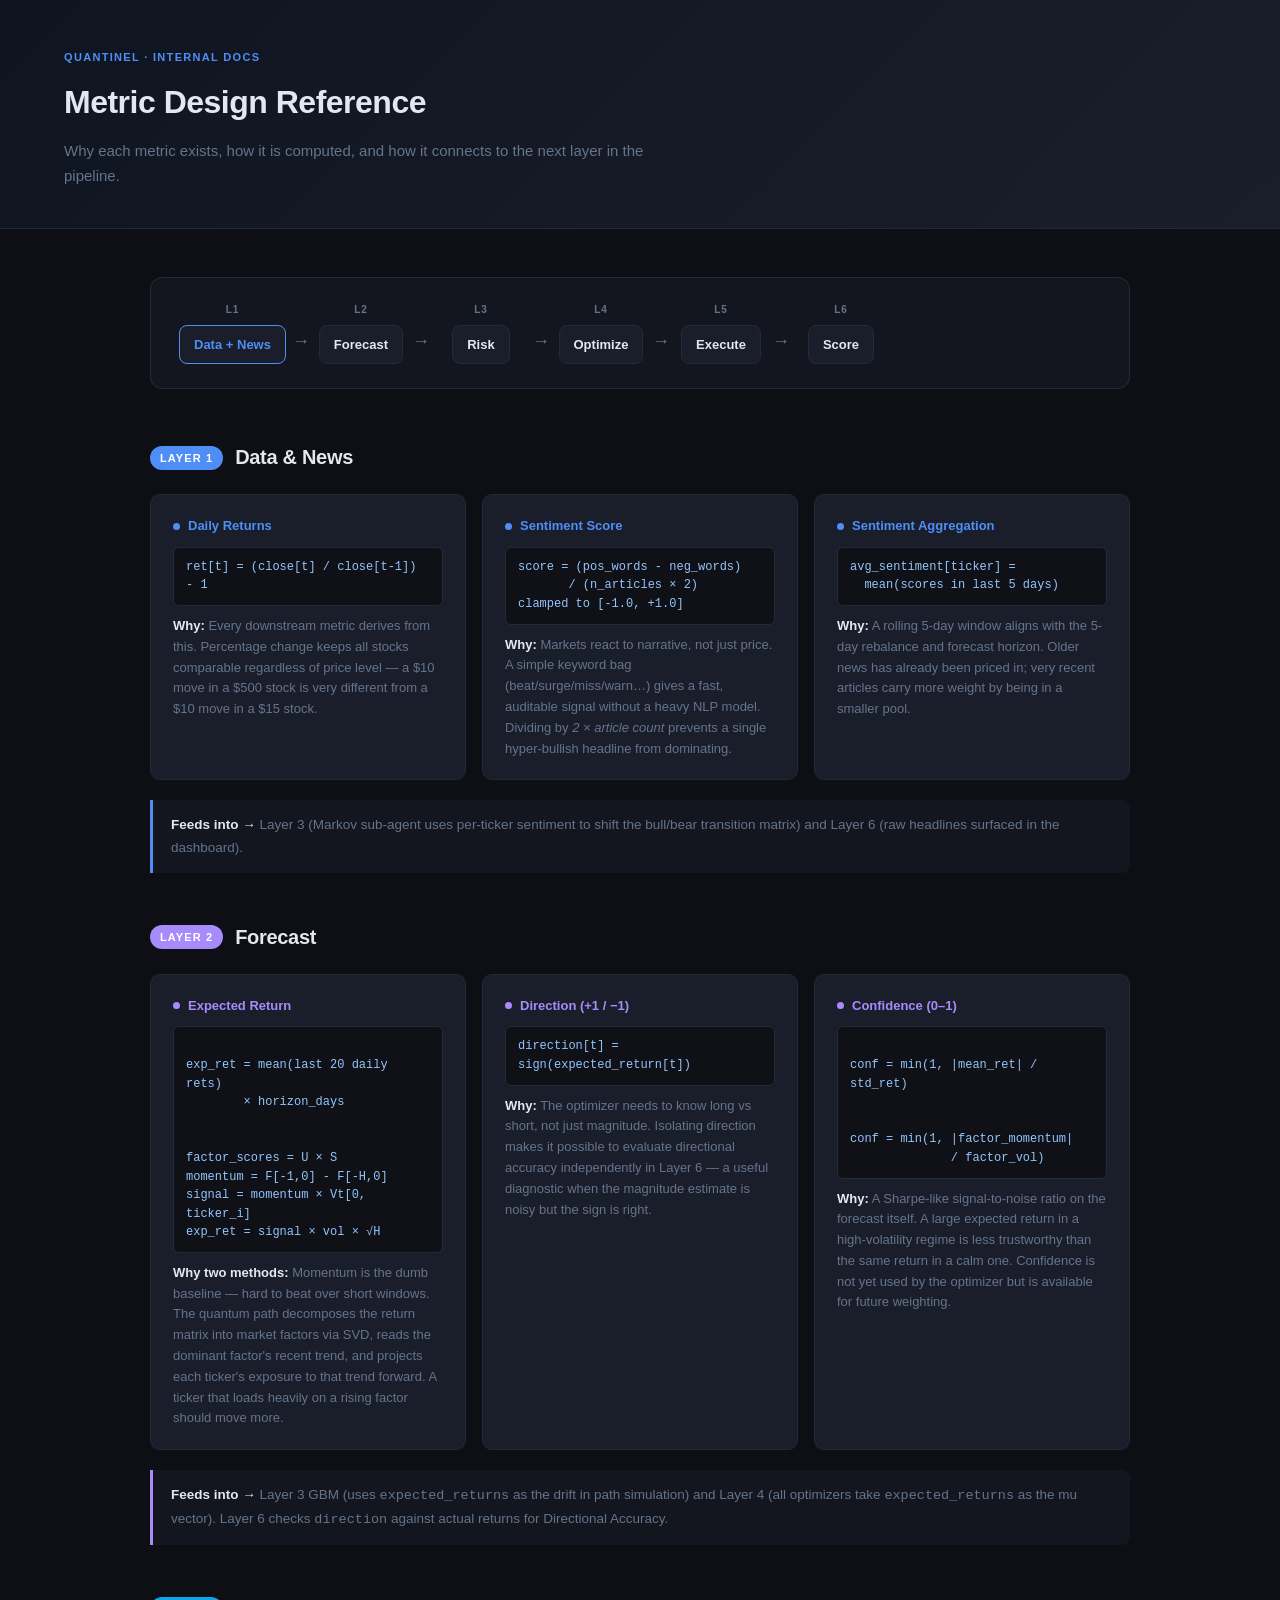
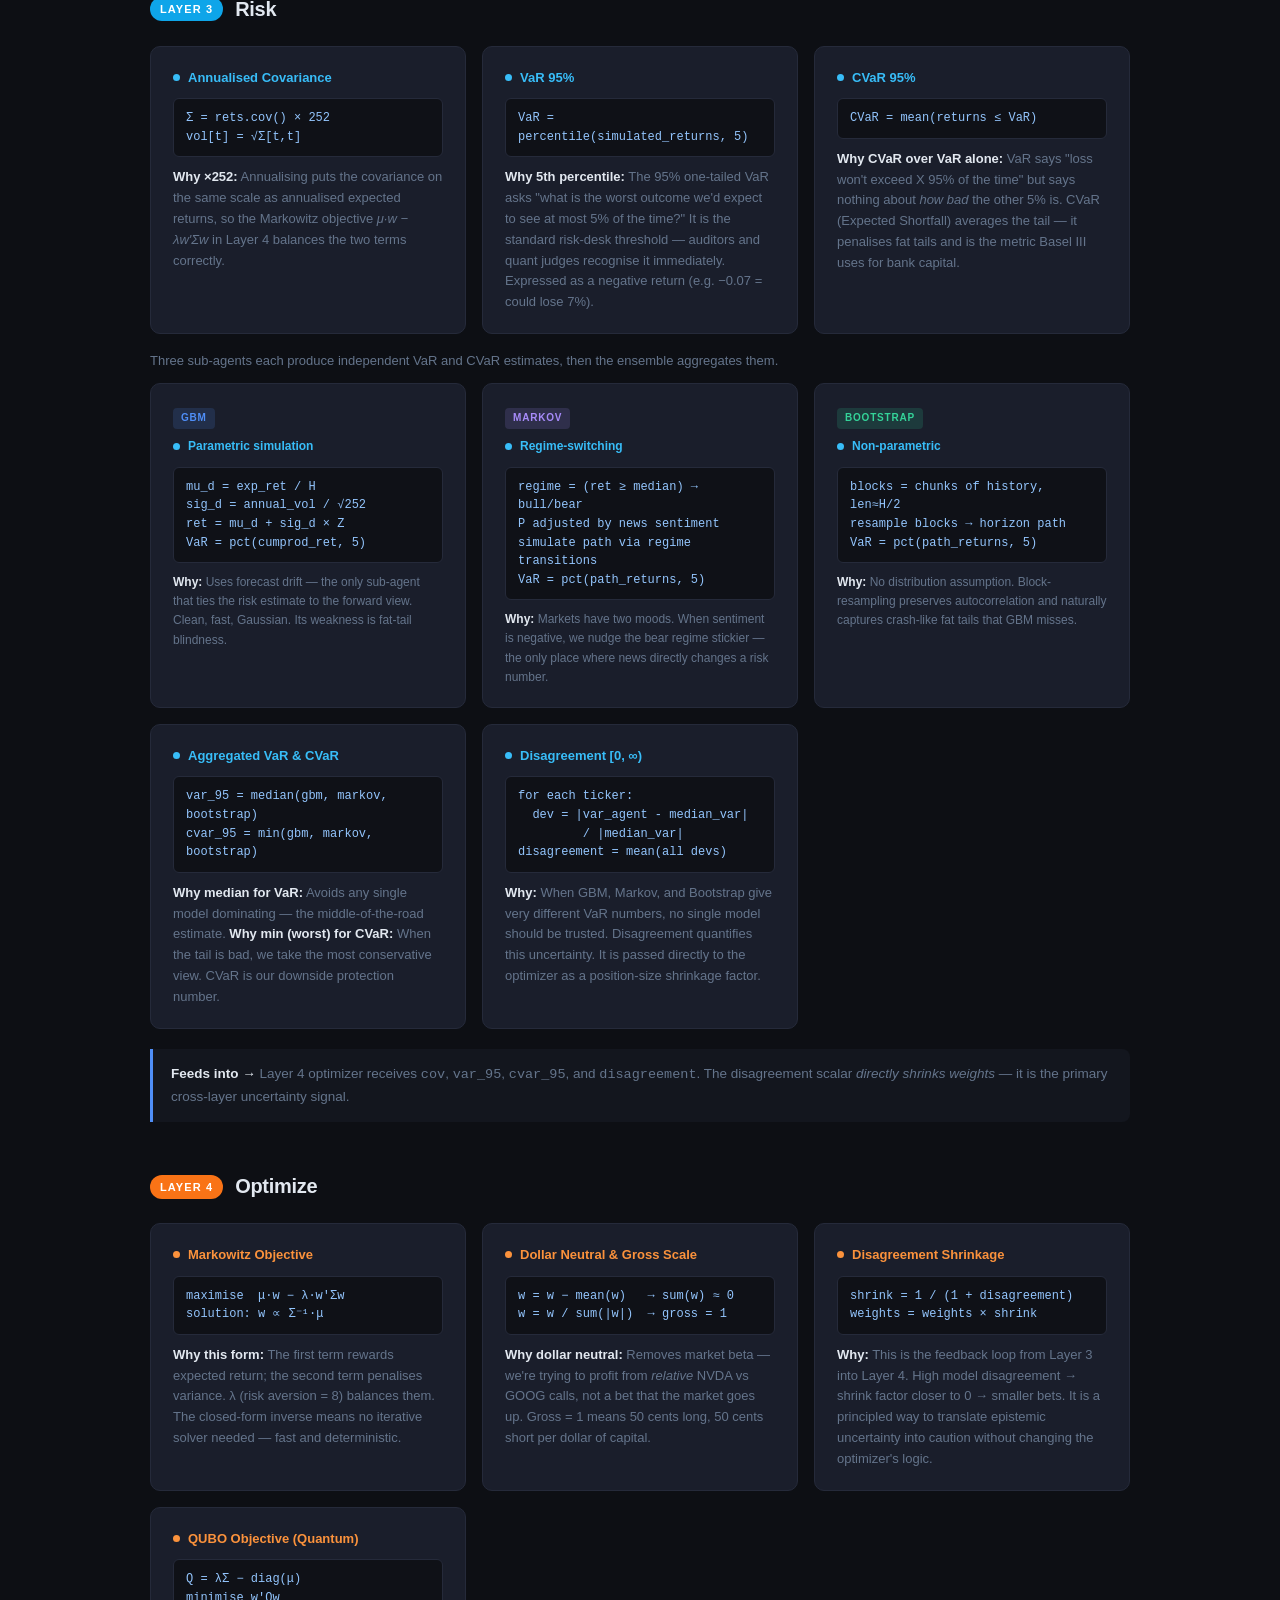
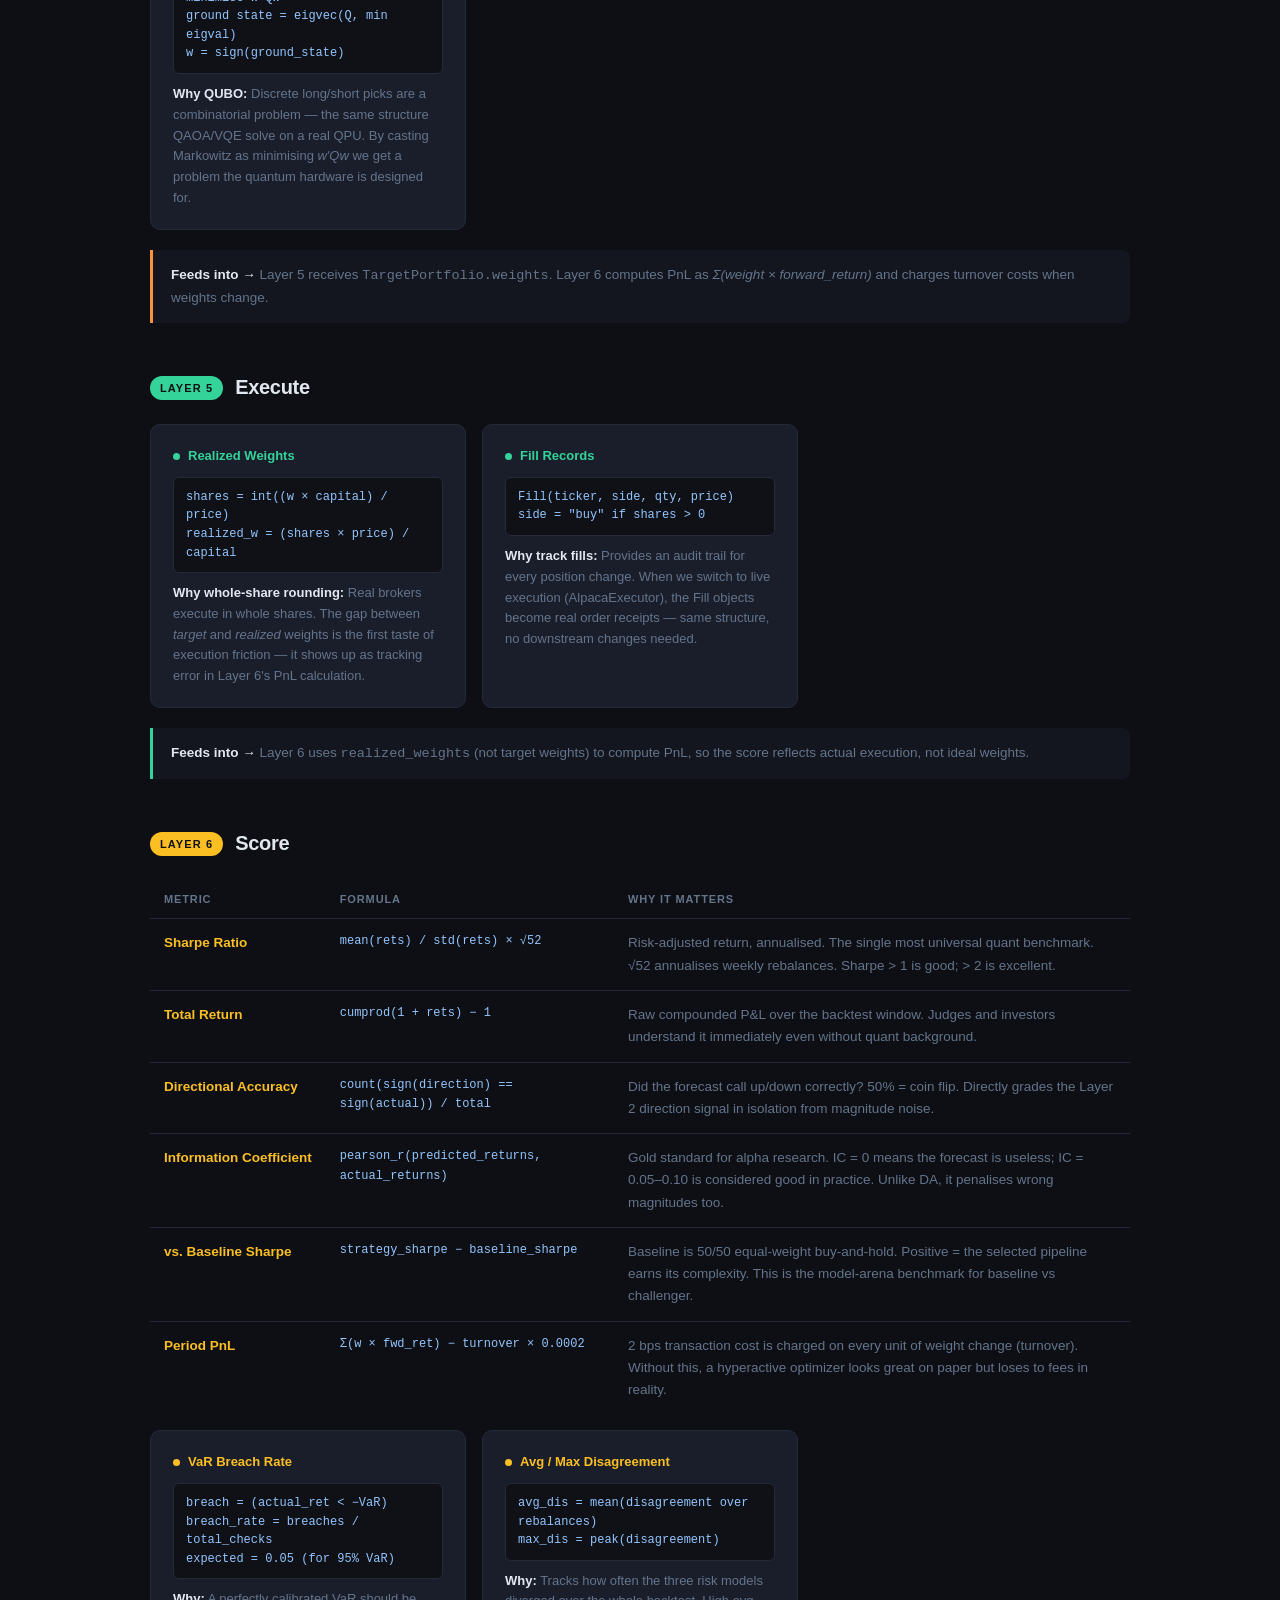
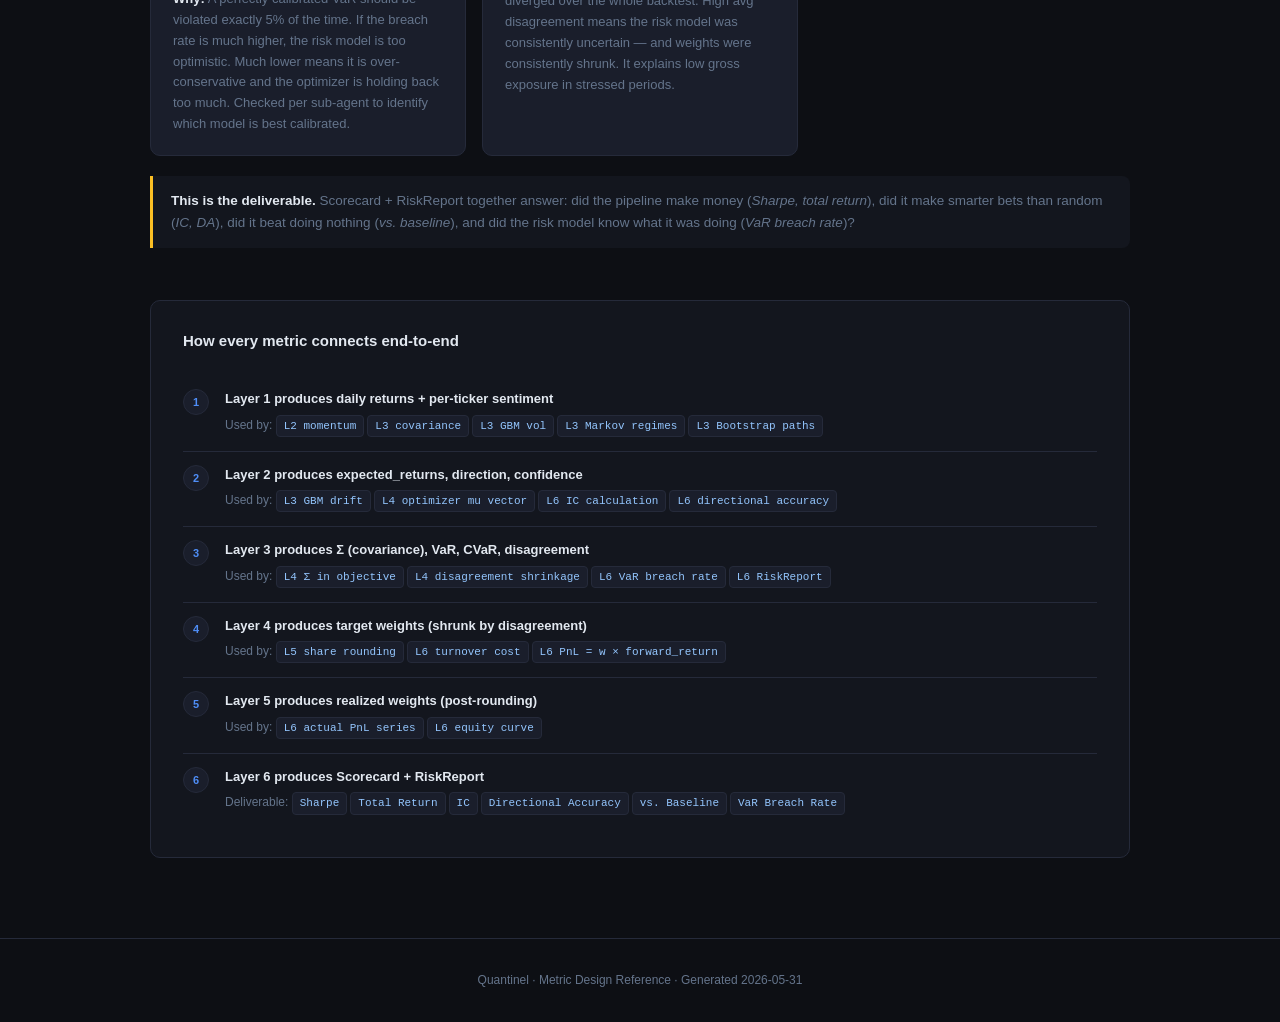
<file: docs/metrics.html>
<!DOCTYPE html>
<html lang="en">
<head>
  <meta charset="UTF-8" />
  <meta name="viewport" content="width=device-width, initial-scale=1.0" />
  <title>Quantinel — Metric Design</title>
  <style>
    :root {
      --bg:       #0d0f14;
      --surface:  #13161e;
      --card:     #1a1e2b;
      --border:   #252a3a;
      --accent:   #4f8ef7;
      --accent2:  #a78bfa;
      --green:    #34d399;
      --yellow:   #fbbf24;
      --red:      #f87171;
      --text:     #e2e8f0;
      --muted:    #64748b;
      --code-bg:  #0f1117;
    }
    * { box-sizing: border-box; margin: 0; padding: 0; }
    body {
      background: var(--bg);
      color: var(--text);
      font-family: -apple-system, BlinkMacSystemFont, "Segoe UI", sans-serif;
      font-size: 15px;
      line-height: 1.65;
    }

    /* ── Header ─────────────────────────────────────────────────────── */
    header {
      background: linear-gradient(135deg, #0f1520 0%, #1a1e2b 100%);
      border-bottom: 1px solid var(--border);
      padding: 48px 64px 40px;
    }
    header .eyebrow {
      font-size: 11px;
      font-weight: 600;
      letter-spacing: 0.12em;
      text-transform: uppercase;
      color: var(--accent);
      margin-bottom: 10px;
    }
    header h1 {
      font-size: 32px;
      font-weight: 700;
      letter-spacing: -0.5px;
      margin-bottom: 10px;
    }
    header p {
      color: var(--muted);
      max-width: 620px;
      font-size: 15px;
    }

    /* ── Layout ──────────────────────────────────────────────────────── */
    main {
      max-width: 1060px;
      margin: 0 auto;
      padding: 48px 40px 80px;
    }

    /* ── Flow diagram ─────────────────────────────────────────────────── */
    .flow {
      display: flex;
      align-items: center;
      gap: 0;
      flex-wrap: wrap;
      background: var(--surface);
      border: 1px solid var(--border);
      border-radius: 12px;
      padding: 24px 28px;
      margin-bottom: 52px;
      overflow-x: auto;
    }
    .flow-node {
      display: flex;
      flex-direction: column;
      align-items: center;
      gap: 6px;
      min-width: 90px;
    }
    .flow-node .badge {
      font-size: 10px;
      font-weight: 700;
      letter-spacing: 0.08em;
      text-transform: uppercase;
      color: var(--muted);
    }
    .flow-node .box {
      background: var(--card);
      border: 1px solid var(--border);
      border-radius: 8px;
      padding: 8px 14px;
      font-size: 13px;
      font-weight: 600;
      color: var(--text);
      white-space: nowrap;
    }
    .flow-node .box.active { border-color: var(--accent); color: var(--accent); }
    .flow-arrow {
      font-size: 18px;
      color: var(--muted);
      padding: 0 6px;
      padding-top: 16px;
    }

    /* ── Section headers ──────────────────────────────────────────────── */
    .section-label {
      display: flex;
      align-items: center;
      gap: 12px;
      margin-bottom: 20px;
      margin-top: 48px;
    }
    .section-label .layer-pill {
      font-size: 11px;
      font-weight: 700;
      letter-spacing: 0.1em;
      text-transform: uppercase;
      padding: 3px 10px;
      border-radius: 99px;
      background: var(--accent);
      color: #fff;
    }
    .section-label .layer-pill.l2 { background: var(--accent2); }
    .section-label .layer-pill.l3 { background: #0ea5e9; }
    .section-label .layer-pill.l4 { background: #f97316; }
    .section-label .layer-pill.l5 { background: var(--green); color: #0d0f14; }
    .section-label .layer-pill.l6 { background: var(--yellow); color: #0d0f14; }
    .section-label h2 {
      font-size: 20px;
      font-weight: 700;
      letter-spacing: -0.3px;
    }

    /* ── Cards ───────────────────────────────────────────────────────── */
    .card-grid {
      display: grid;
      grid-template-columns: repeat(auto-fill, minmax(280px, 1fr));
      gap: 16px;
      margin-bottom: 8px;
    }
    .card {
      background: var(--card);
      border: 1px solid var(--border);
      border-radius: 10px;
      padding: 20px 22px;
    }
    .card .metric-name {
      font-size: 13px;
      font-weight: 700;
      color: var(--accent);
      margin-bottom: 6px;
      display: flex;
      align-items: center;
      gap: 8px;
    }
    .card .metric-name.purple { color: var(--accent2); }
    .card .metric-name.cyan   { color: #38bdf8; }
    .card .metric-name.orange { color: #fb923c; }
    .card .metric-name.green  { color: var(--green); }
    .card .metric-name.yellow { color: var(--yellow); }
    .card .metric-name .dot {
      width: 7px; height: 7px;
      border-radius: 50%;
      background: currentColor;
      flex-shrink: 0;
    }
    .card .formula {
      font-family: "SFMono-Regular", "Consolas", monospace;
      font-size: 12px;
      background: var(--code-bg);
      border: 1px solid var(--border);
      border-radius: 6px;
      padding: 10px 12px;
      color: #93c5fd;
      margin: 10px 0;
      white-space: pre-wrap;
      line-height: 1.55;
    }
    .card p {
      font-size: 13px;
      color: var(--muted);
      line-height: 1.6;
    }
    .card p strong {
      color: var(--text);
      font-weight: 600;
    }

    /* ── Sub-agent trio ───────────────────────────────────────────────── */
    .trio {
      display: grid;
      grid-template-columns: 1fr 1fr 1fr;
      gap: 16px;
      margin-bottom: 16px;
    }
    @media (max-width: 720px) { .trio { grid-template-columns: 1fr; } }

    .trio .card .tag {
      display: inline-block;
      font-size: 10px;
      font-weight: 700;
      letter-spacing: 0.08em;
      text-transform: uppercase;
      padding: 2px 8px;
      border-radius: 4px;
      margin-bottom: 8px;
    }
    .tag-gbm       { background: rgba(79,142,247,0.15); color: #4f8ef7; }
    .tag-markov    { background: rgba(167,139,250,0.15); color: #a78bfa; }
    .tag-bootstrap { background: rgba(52,211,153,0.15); color: #34d399; }

    /* ── Connection callout ───────────────────────────────────────────── */
    .callout {
      background: var(--surface);
      border-left: 3px solid var(--accent);
      border-radius: 0 8px 8px 0;
      padding: 14px 18px;
      margin: 20px 0 8px;
      font-size: 13.5px;
      color: var(--muted);
    }
    .callout strong { color: var(--text); }
    .callout.green  { border-color: var(--green); }
    .callout.yellow { border-color: var(--yellow); }
    .callout.purple { border-color: var(--accent2); }
    .callout.orange { border-color: #fb923c; }

    /* ── Scorecard table ──────────────────────────────────────────────── */
    .score-table {
      width: 100%;
      border-collapse: collapse;
      margin: 16px 0;
      font-size: 13.5px;
    }
    .score-table th {
      text-align: left;
      color: var(--muted);
      font-size: 11px;
      font-weight: 600;
      text-transform: uppercase;
      letter-spacing: 0.08em;
      padding: 10px 14px;
      border-bottom: 1px solid var(--border);
    }
    .score-table td {
      padding: 13px 14px;
      border-bottom: 1px solid var(--border);
      vertical-align: top;
    }
    .score-table tr:last-child td { border-bottom: none; }
    .score-table td:first-child { font-weight: 600; color: var(--yellow); white-space: nowrap; }
    .score-table td:nth-child(2) {
      font-family: "SFMono-Regular", "Consolas", monospace;
      font-size: 12px;
      color: #93c5fd;
    }
    .score-table td:nth-child(3) { color: var(--muted); }

    /* ── Chain diagram ────────────────────────────────────────────────── */
    .chain {
      background: var(--surface);
      border: 1px solid var(--border);
      border-radius: 10px;
      padding: 28px 32px;
      margin-top: 52px;
    }
    .chain h3 {
      font-size: 15px;
      font-weight: 700;
      color: var(--text);
      margin-bottom: 22px;
    }
    .chain-row {
      display: flex;
      align-items: flex-start;
      gap: 16px;
      padding: 12px 0;
      border-bottom: 1px solid var(--border);
    }
    .chain-row:last-child { border-bottom: none; }
    .chain-row .step {
      width: 26px;
      height: 26px;
      border-radius: 50%;
      background: var(--card);
      border: 1px solid var(--border);
      display: flex;
      align-items: center;
      justify-content: center;
      font-size: 11px;
      font-weight: 700;
      color: var(--accent);
      flex-shrink: 0;
      margin-top: 1px;
    }
    .chain-row .produces {
      font-size: 13px;
      font-weight: 600;
      color: var(--text);
      margin-bottom: 3px;
    }
    .chain-row .consumed {
      font-size: 12px;
      color: var(--muted);
    }
    .chain-row .consumed span {
      display: inline-block;
      background: var(--card);
      border: 1px solid var(--border);
      border-radius: 4px;
      padding: 1px 7px;
      margin: 2px 3px 2px 0;
      font-family: monospace;
      font-size: 11px;
      color: #93c5fd;
    }

    footer {
      text-align: center;
      color: var(--muted);
      font-size: 12px;
      padding: 32px;
      border-top: 1px solid var(--border);
    }
  </style>
</head>
<body>

<header>
  <div class="eyebrow">Quantinel · Internal Docs</div>
  <h1>Metric Design Reference</h1>
  <p>Why each metric exists, how it is computed, and how it connects to the next layer in the pipeline.</p>
</header>

<main>

  <!-- Flow diagram -->
  <div class="flow">
    <div class="flow-node">
      <span class="badge">L1</span>
      <span class="box active">Data + News</span>
    </div>
    <div class="flow-arrow">→</div>
    <div class="flow-node">
      <span class="badge">L2</span>
      <span class="box">Forecast</span>
    </div>
    <div class="flow-arrow">→</div>
    <div class="flow-node">
      <span class="badge">L3</span>
      <span class="box">Risk</span>
    </div>
    <div class="flow-arrow">→</div>
    <div class="flow-node">
      <span class="badge">L4</span>
      <span class="box">Optimize</span>
    </div>
    <div class="flow-arrow">→</div>
    <div class="flow-node">
      <span class="badge">L5</span>
      <span class="box">Execute</span>
    </div>
    <div class="flow-arrow">→</div>
    <div class="flow-node">
      <span class="badge">L6</span>
      <span class="box">Score</span>
    </div>
  </div>


  <!-- ─── Layer 1 ──────────────────────────────────────────────────── -->
  <div class="section-label">
    <span class="layer-pill l1">Layer 1</span>
    <h2>Data &amp; News</h2>
  </div>

  <div class="card-grid">
    <div class="card">
      <div class="metric-name"><span class="dot"></span> Daily Returns</div>
      <div class="formula">ret[t] = (close[t] / close[t-1]) - 1</div>
      <p>
        <strong>Why:</strong> Every downstream metric derives from this. Percentage change keeps all stocks comparable regardless of price level — a $10 move in a $500 stock is very different from a $10 move in a $15 stock.
      </p>
    </div>

    <div class="card">
      <div class="metric-name"><span class="dot"></span> Sentiment Score</div>
      <div class="formula">score = (pos_words - neg_words)
       / (n_articles × 2)
clamped to [-1.0, +1.0]</div>
      <p>
        <strong>Why:</strong> Markets react to narrative, not just price. A simple keyword bag (beat/surge/miss/warn…) gives a fast, auditable signal without a heavy NLP model. Dividing by <em>2 × article count</em> prevents a single hyper-bullish headline from dominating.
      </p>
    </div>

    <div class="card">
      <div class="metric-name"><span class="dot"></span> Sentiment Aggregation</div>
      <div class="formula">avg_sentiment[ticker] =
  mean(scores in last 5 days)</div>
      <p>
        <strong>Why:</strong> A rolling 5-day window aligns with the 5-day rebalance and forecast horizon. Older news has already been priced in; very recent articles carry more weight by being in a smaller pool.
      </p>
    </div>
  </div>

  <div class="callout">
    <strong>Feeds into →</strong> Layer 3 (Markov sub-agent uses per-ticker sentiment to shift the bull/bear transition matrix) and Layer 6 (raw headlines surfaced in the dashboard).
  </div>


  <!-- ─── Layer 2 ──────────────────────────────────────────────────── -->
  <div class="section-label">
    <span class="layer-pill l2">Layer 2</span>
    <h2>Forecast</h2>
  </div>

  <div class="card-grid">
    <div class="card">
      <div class="metric-name purple"><span class="dot"></span> Expected Return</div>
      <div class="formula"><!-- Momentum -->
exp_ret = mean(last 20 daily rets)
        × horizon_days

<!-- Quantum (SVD path) -->
factor_scores = U × S
momentum = F[-1,0] - F[-H,0]
signal = momentum × Vt[0, ticker_i]
exp_ret = signal × vol × √H</div>
      <p>
        <strong>Why two methods:</strong> Momentum is the dumb baseline — hard to beat over short windows. The quantum path decomposes the return matrix into market factors via SVD, reads the dominant factor's recent trend, and projects each ticker's exposure to that trend forward. A ticker that loads heavily on a rising factor should move more.
      </p>
    </div>

    <div class="card">
      <div class="metric-name purple"><span class="dot"></span> Direction (+1 / −1)</div>
      <div class="formula">direction[t] = sign(expected_return[t])</div>
      <p>
        <strong>Why:</strong> The optimizer needs to know long vs short, not just magnitude. Isolating direction makes it possible to evaluate directional accuracy independently in Layer 6 — a useful diagnostic when the magnitude estimate is noisy but the sign is right.
      </p>
    </div>

    <div class="card">
      <div class="metric-name purple"><span class="dot"></span> Confidence (0–1)</div>
      <div class="formula"><!-- Momentum path -->
conf = min(1, |mean_ret| / std_ret)

<!-- Quantum path -->
conf = min(1, |factor_momentum|
              / factor_vol)</div>
      <p>
        <strong>Why:</strong> A Sharpe-like signal-to-noise ratio on the forecast itself. A large expected return in a high-volatility regime is less trustworthy than the same return in a calm one. Confidence is not yet used by the optimizer but is available for future weighting.
      </p>
    </div>
  </div>

  <div class="callout purple">
    <strong>Feeds into →</strong> Layer 3 GBM (uses <code>expected_returns</code> as the drift in path simulation) and Layer 4 (all optimizers take <code>expected_returns</code> as the mu vector). Layer 6 checks <code>direction</code> against actual returns for Directional Accuracy.
  </div>


  <!-- ─── Layer 3 ──────────────────────────────────────────────────── -->
  <div class="section-label">
    <span class="layer-pill l3">Layer 3</span>
    <h2>Risk</h2>
  </div>

  <div class="card-grid">
    <div class="card">
      <div class="metric-name cyan"><span class="dot"></span> Annualised Covariance</div>
      <div class="formula">Σ = rets.cov() × 252
vol[t] = √Σ[t,t]</div>
      <p>
        <strong>Why ×252:</strong> Annualising puts the covariance on the same scale as annualised expected returns, so the Markowitz objective <em>μ·w − λw'Σw</em> in Layer 4 balances the two terms correctly.
      </p>
    </div>

    <div class="card">
      <div class="metric-name cyan"><span class="dot"></span> VaR 95%</div>
      <div class="formula">VaR = percentile(simulated_returns, 5)</div>
      <p>
        <strong>Why 5th percentile:</strong> The 95% one-tailed VaR asks "what is the worst outcome we'd expect to see at most 5% of the time?" It is the standard risk-desk threshold — auditors and quant judges recognise it immediately. Expressed as a negative return (e.g. −0.07 = could lose 7%).
      </p>
    </div>

    <div class="card">
      <div class="metric-name cyan"><span class="dot"></span> CVaR 95%</div>
      <div class="formula">CVaR = mean(returns ≤ VaR)</div>
      <p>
        <strong>Why CVaR over VaR alone:</strong> VaR says "loss won't exceed X 95% of the time" but says nothing about <em>how bad</em> the other 5% is. CVaR (Expected Shortfall) averages the tail — it penalises fat tails and is the metric Basel III uses for bank capital.
      </p>
    </div>
  </div>

  <p style="color:var(--muted); font-size:13px; margin: 16px 0 12px;">Three sub-agents each produce independent VaR and CVaR estimates, then the ensemble aggregates them.</p>

  <div class="trio">
    <div class="card">
      <span class="tag tag-gbm">GBM</span>
      <div class="metric-name cyan" style="font-size:12px;"><span class="dot"></span> Parametric simulation</div>
      <div class="formula">mu_d = exp_ret / H
sig_d = annual_vol / √252
ret = mu_d + sig_d × Z
VaR = pct(cumprod_ret, 5)</div>
      <p style="font-size:12px;"><strong>Why:</strong> Uses forecast drift — the only sub-agent that ties the risk estimate to the forward view. Clean, fast, Gaussian. Its weakness is fat-tail blindness.</p>
    </div>

    <div class="card">
      <span class="tag tag-markov">Markov</span>
      <div class="metric-name cyan" style="font-size:12px;"><span class="dot"></span> Regime-switching</div>
      <div class="formula">regime = (ret ≥ median) → bull/bear
P adjusted by news sentiment
simulate path via regime transitions
VaR = pct(path_returns, 5)</div>
      <p style="font-size:12px;"><strong>Why:</strong> Markets have two moods. When sentiment is negative, we nudge the bear regime stickier — the only place where news directly changes a risk number.</p>
    </div>

    <div class="card">
      <span class="tag tag-bootstrap">Bootstrap</span>
      <div class="metric-name cyan" style="font-size:12px;"><span class="dot"></span> Non-parametric</div>
      <div class="formula">blocks = chunks of history, len≈H/2
resample blocks → horizon path
VaR = pct(path_returns, 5)</div>
      <p style="font-size:12px;"><strong>Why:</strong> No distribution assumption. Block-resampling preserves autocorrelation and naturally captures crash-like fat tails that GBM misses.</p>
    </div>
  </div>

  <div class="card-grid">
    <div class="card">
      <div class="metric-name cyan"><span class="dot"></span> Aggregated VaR &amp; CVaR</div>
      <div class="formula">var_95 = median(gbm, markov, bootstrap)
cvar_95 = min(gbm, markov, bootstrap)</div>
      <p>
        <strong>Why median for VaR:</strong> Avoids any single model dominating — the middle-of-the-road estimate. <strong>Why min (worst) for CVaR:</strong> When the tail is bad, we take the most conservative view. CVaR is our downside protection number.
      </p>
    </div>

    <div class="card">
      <div class="metric-name cyan"><span class="dot"></span> Disagreement [0, ∞)</div>
      <div class="formula">for each ticker:
  dev = |var_agent - median_var|
         / |median_var|
disagreement = mean(all devs)</div>
      <p>
        <strong>Why:</strong> When GBM, Markov, and Bootstrap give very different VaR numbers, no single model should be trusted. Disagreement quantifies this uncertainty. It is passed directly to the optimizer as a position-size shrinkage factor.
      </p>
    </div>
  </div>

  <div class="callout">
    <strong>Feeds into →</strong> Layer 4 optimizer receives <code>cov</code>, <code>var_95</code>, <code>cvar_95</code>, and <code>disagreement</code>. The disagreement scalar <em>directly shrinks weights</em> — it is the primary cross-layer uncertainty signal.
  </div>


  <!-- ─── Layer 4 ──────────────────────────────────────────────────── -->
  <div class="section-label">
    <span class="layer-pill l4">Layer 4</span>
    <h2>Optimize</h2>
  </div>

  <div class="card-grid">
    <div class="card">
      <div class="metric-name orange"><span class="dot"></span> Markowitz Objective</div>
      <div class="formula">maximise  μ·w − λ·w'Σw
solution: w ∝ Σ⁻¹·μ</div>
      <p>
        <strong>Why this form:</strong> The first term rewards expected return; the second term penalises variance. λ (risk aversion = 8) balances them. The closed-form inverse means no iterative solver needed — fast and deterministic.
      </p>
    </div>

    <div class="card">
      <div class="metric-name orange"><span class="dot"></span> Dollar Neutral &amp; Gross Scale</div>
      <div class="formula">w = w − mean(w)   → sum(w) ≈ 0
w = w / sum(|w|)  → gross = 1</div>
      <p>
        <strong>Why dollar neutral:</strong> Removes market beta — we're trying to profit from <em>relative</em> NVDA vs GOOG calls, not a bet that the market goes up. Gross = 1 means 50 cents long, 50 cents short per dollar of capital.
      </p>
    </div>

    <div class="card">
      <div class="metric-name orange"><span class="dot"></span> Disagreement Shrinkage</div>
      <div class="formula">shrink = 1 / (1 + disagreement)
weights = weights × shrink</div>
      <p>
        <strong>Why:</strong> This is the feedback loop from Layer 3 into Layer 4. High model disagreement → shrink factor closer to 0 → smaller bets. It is a principled way to translate epistemic uncertainty into caution without changing the optimizer's logic.
      </p>
    </div>

    <div class="card">
      <div class="metric-name orange"><span class="dot"></span> QUBO Objective (Quantum)</div>
      <div class="formula">Q = λΣ − diag(μ)
minimise w'Qw
ground state = eigvec(Q, min eigval)
w = sign(ground_state)</div>
      <p>
        <strong>Why QUBO:</strong> Discrete long/short picks are a combinatorial problem — the same structure QAOA/VQE solve on a real QPU. By casting Markowitz as minimising <em>w'Qw</em> we get a problem the quantum hardware is designed for.
      </p>
    </div>
  </div>

  <div class="callout orange">
    <strong>Feeds into →</strong> Layer 5 receives <code>TargetPortfolio.weights</code>. Layer 6 computes PnL as <em>Σ(weight × forward_return)</em> and charges turnover costs when weights change.
  </div>


  <!-- ─── Layer 5 ──────────────────────────────────────────────────── -->
  <div class="section-label">
    <span class="layer-pill l5">Layer 5</span>
    <h2>Execute</h2>
  </div>

  <div class="card-grid">
    <div class="card">
      <div class="metric-name green"><span class="dot"></span> Realized Weights</div>
      <div class="formula">shares = int((w × capital) / price)
realized_w = (shares × price) / capital</div>
      <p>
        <strong>Why whole-share rounding:</strong> Real brokers execute in whole shares. The gap between <em>target</em> and <em>realized</em> weights is the first taste of execution friction — it shows up as tracking error in Layer 6's PnL calculation.
      </p>
    </div>

    <div class="card">
      <div class="metric-name green"><span class="dot"></span> Fill Records</div>
      <div class="formula">Fill(ticker, side, qty, price)
side = "buy" if shares > 0</div>
      <p>
        <strong>Why track fills:</strong> Provides an audit trail for every position change. When we switch to live execution (AlpacaExecutor), the Fill objects become real order receipts — same structure, no downstream changes needed.
      </p>
    </div>
  </div>

  <div class="callout green">
    <strong>Feeds into →</strong> Layer 6 uses <code>realized_weights</code> (not target weights) to compute PnL, so the score reflects actual execution, not ideal weights.
  </div>


  <!-- ─── Layer 6 ──────────────────────────────────────────────────── -->
  <div class="section-label">
    <span class="layer-pill l6">Layer 6</span>
    <h2>Score</h2>
  </div>

  <table class="score-table">
    <thead>
      <tr>
        <th>Metric</th>
        <th>Formula</th>
        <th>Why it matters</th>
      </tr>
    </thead>
    <tbody>
      <tr>
        <td>Sharpe Ratio</td>
        <td>mean(rets) / std(rets) × √52</td>
        <td>Risk-adjusted return, annualised. The single most universal quant benchmark. √52 annualises weekly rebalances. Sharpe &gt; 1 is good; &gt; 2 is excellent.</td>
      </tr>
      <tr>
        <td>Total Return</td>
        <td>cumprod(1 + rets) − 1</td>
        <td>Raw compounded P&amp;L over the backtest window. Judges and investors understand it immediately even without quant background.</td>
      </tr>
      <tr>
        <td>Directional Accuracy</td>
        <td>count(sign(direction) == sign(actual)) / total</td>
        <td>Did the forecast call up/down correctly? 50% = coin flip. Directly grades the Layer 2 direction signal in isolation from magnitude noise.</td>
      </tr>
      <tr>
        <td>Information Coefficient</td>
        <td>pearson_r(predicted_returns, actual_returns)</td>
        <td>Gold standard for alpha research. IC = 0 means the forecast is useless; IC = 0.05–0.10 is considered good in practice. Unlike DA, it penalises wrong magnitudes too.</td>
      </tr>
      <tr>
        <td>vs. Baseline Sharpe</td>
        <td>strategy_sharpe − baseline_sharpe</td>
        <td>Baseline is 50/50 equal-weight buy-and-hold. Positive = the selected pipeline earns its complexity. This is the model-arena benchmark for baseline vs challenger.</td>
      </tr>
      <tr>
        <td>Period PnL</td>
        <td>Σ(w × fwd_ret) − turnover × 0.0002</td>
        <td>2 bps transaction cost is charged on every unit of weight change (turnover). Without this, a hyperactive optimizer looks great on paper but loses to fees in reality.</td>
      </tr>
    </tbody>
  </table>

  <div class="card-grid" style="margin-top:16px;">
    <div class="card">
      <div class="metric-name yellow"><span class="dot"></span> VaR Breach Rate</div>
      <div class="formula">breach = (actual_ret < −VaR)
breach_rate = breaches / total_checks
expected = 0.05 (for 95% VaR)</div>
      <p>
        <strong>Why:</strong> A perfectly calibrated VaR should be violated exactly 5% of the time. If the breach rate is much higher, the risk model is too optimistic. Much lower means it is over-conservative and the optimizer is holding back too much. Checked per sub-agent to identify which model is best calibrated.
      </p>
    </div>

    <div class="card">
      <div class="metric-name yellow"><span class="dot"></span> Avg / Max Disagreement</div>
      <div class="formula">avg_dis = mean(disagreement over rebalances)
max_dis = peak(disagreement)</div>
      <p>
        <strong>Why:</strong> Tracks how often the three risk models diverged over the whole backtest. High avg disagreement means the risk model was consistently uncertain — and weights were consistently shrunk. It explains low gross exposure in stressed periods.
      </p>
    </div>
  </div>

  <div class="callout yellow">
    <strong>This is the deliverable.</strong> Scorecard + RiskReport together answer: did the pipeline make money (<em>Sharpe, total return</em>), did it make smarter bets than random (<em>IC, DA</em>), did it beat doing nothing (<em>vs. baseline</em>), and did the risk model know what it was doing (<em>VaR breach rate</em>)?
  </div>


  <!-- ─── How it all connects ───────────────────────────────────────── -->
  <div class="chain">
    <h3>How every metric connects end-to-end</h3>

    <div class="chain-row">
      <div class="step">1</div>
      <div>
        <div class="produces">Layer 1 produces daily returns + per-ticker sentiment</div>
        <div class="consumed">Used by: <span>L2 momentum</span><span>L3 covariance</span><span>L3 GBM vol</span><span>L3 Markov regimes</span><span>L3 Bootstrap paths</span></div>
      </div>
    </div>

    <div class="chain-row">
      <div class="step">2</div>
      <div>
        <div class="produces">Layer 2 produces expected_returns, direction, confidence</div>
        <div class="consumed">Used by: <span>L3 GBM drift</span><span>L4 optimizer mu vector</span><span>L6 IC calculation</span><span>L6 directional accuracy</span></div>
      </div>
    </div>

    <div class="chain-row">
      <div class="step">3</div>
      <div>
        <div class="produces">Layer 3 produces Σ (covariance), VaR, CVaR, disagreement</div>
        <div class="consumed">Used by: <span>L4 Σ in objective</span><span>L4 disagreement shrinkage</span><span>L6 VaR breach rate</span><span>L6 RiskReport</span></div>
      </div>
    </div>

    <div class="chain-row">
      <div class="step">4</div>
      <div>
        <div class="produces">Layer 4 produces target weights (shrunk by disagreement)</div>
        <div class="consumed">Used by: <span>L5 share rounding</span><span>L6 turnover cost</span><span>L6 PnL = w × forward_return</span></div>
      </div>
    </div>

    <div class="chain-row">
      <div class="step">5</div>
      <div>
        <div class="produces">Layer 5 produces realized weights (post-rounding)</div>
        <div class="consumed">Used by: <span>L6 actual PnL series</span><span>L6 equity curve</span></div>
      </div>
    </div>

    <div class="chain-row">
      <div class="step">6</div>
      <div>
        <div class="produces">Layer 6 produces Scorecard + RiskReport</div>
        <div class="consumed">Deliverable: <span>Sharpe</span><span>Total Return</span><span>IC</span><span>Directional Accuracy</span><span>vs. Baseline</span><span>VaR Breach Rate</span></div>
      </div>
    </div>
  </div>

</main>

<footer>Quantinel · Metric Design Reference · Generated 2026-05-31</footer>

</body>
</html>
</file>
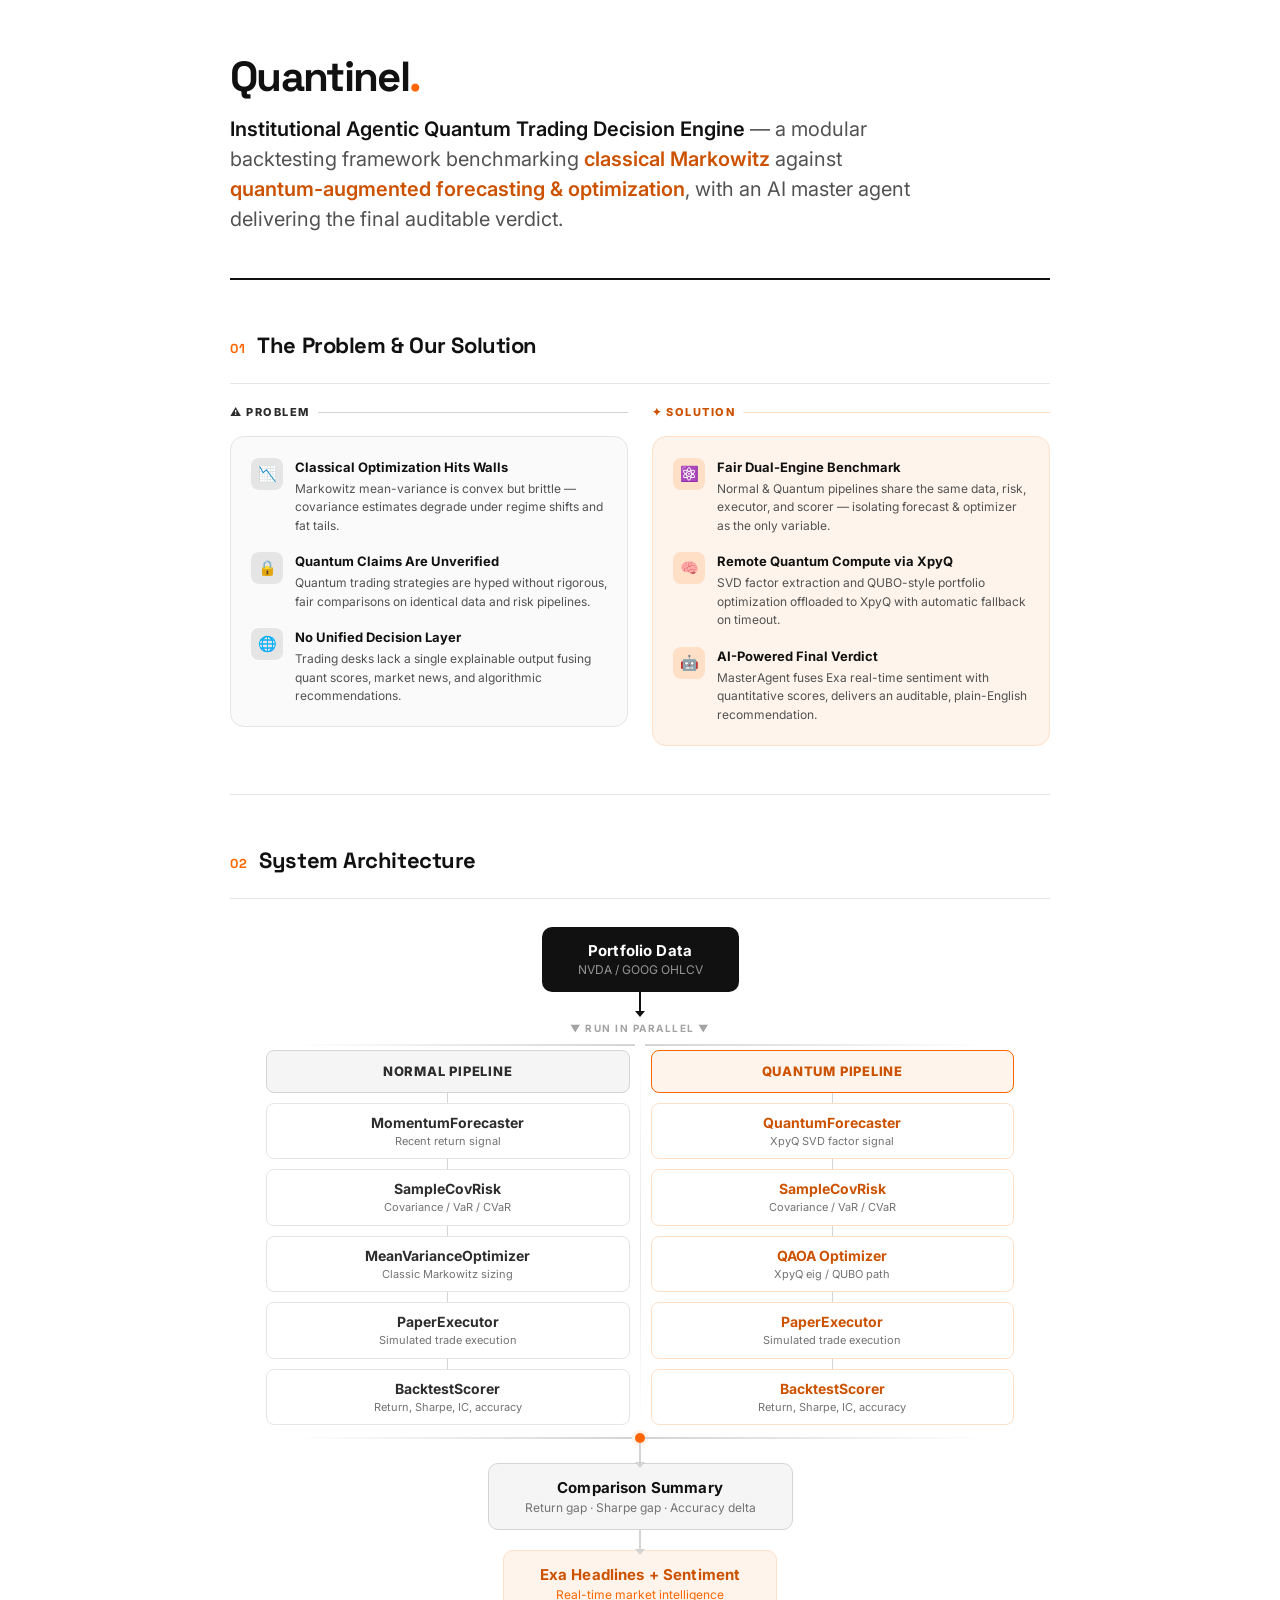
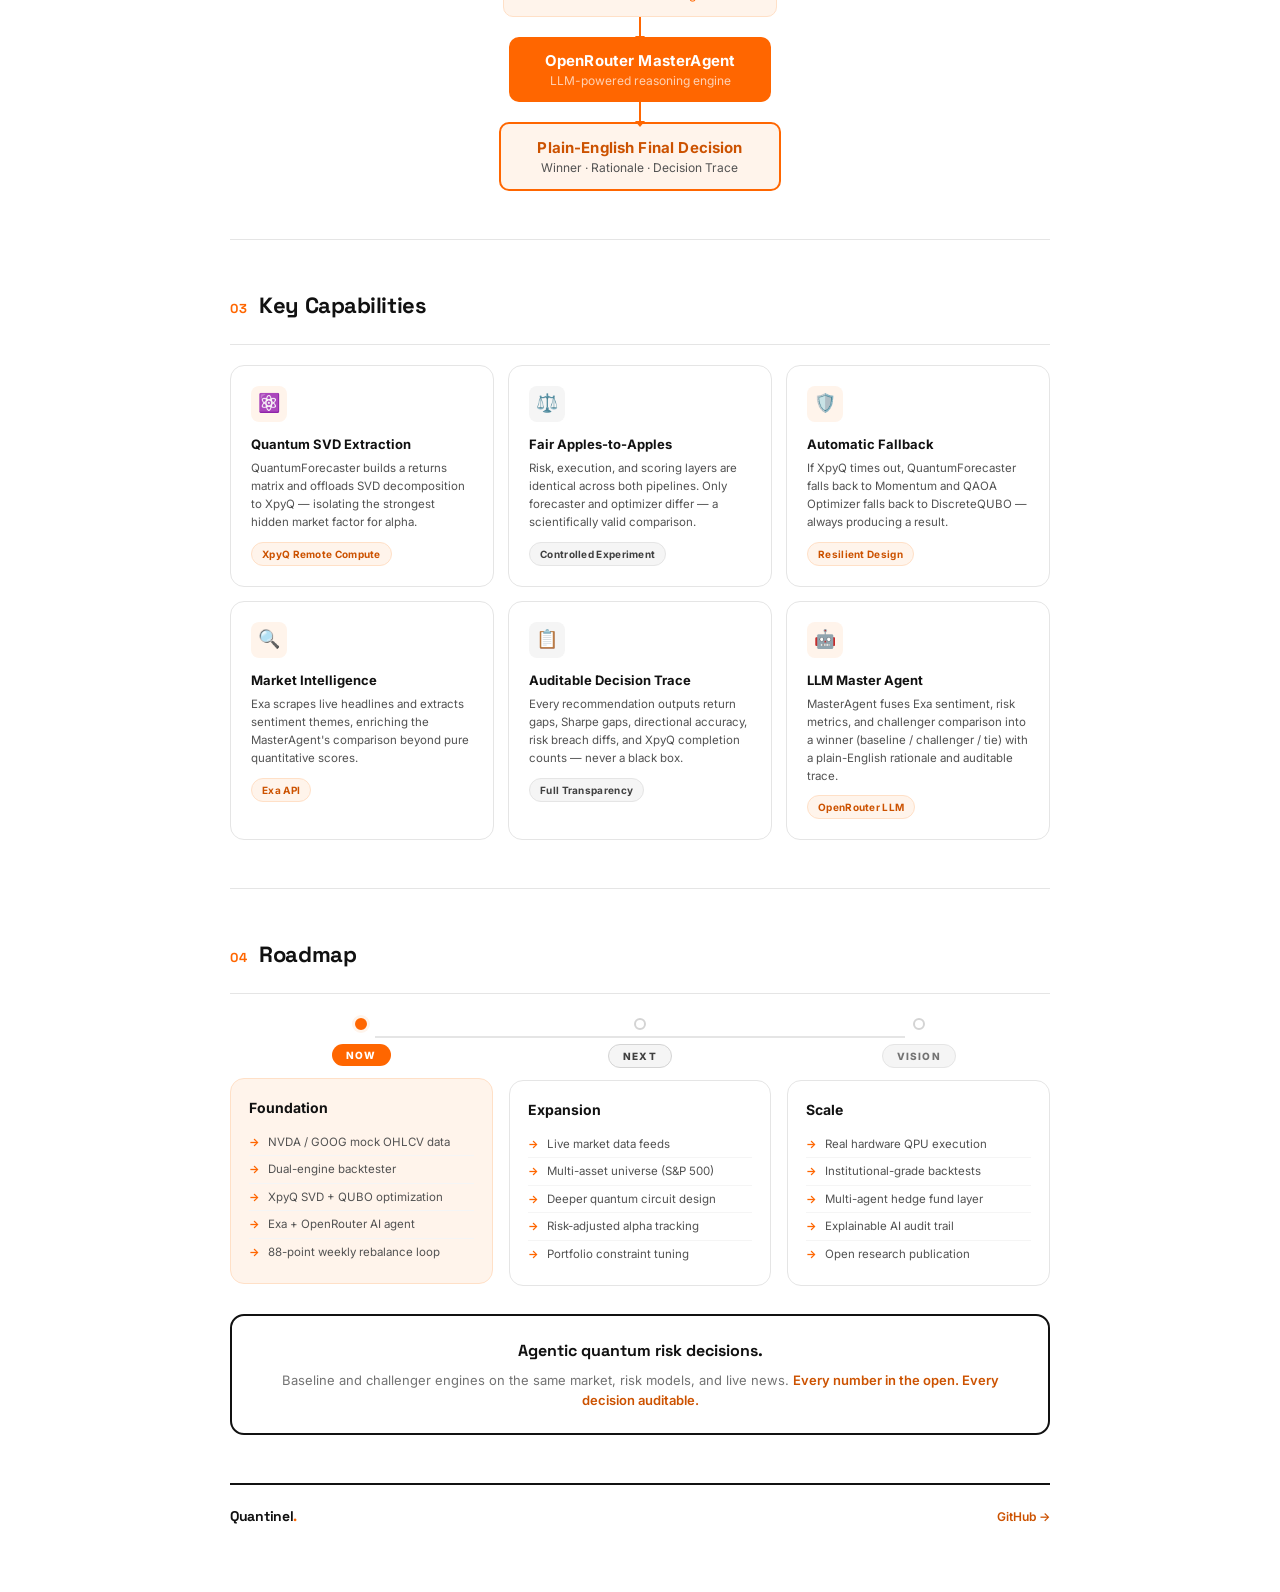
<file: docs/quantinel_one_pager.html>
<!DOCTYPE html>
<html lang="en">
<head>
  <meta charset="UTF-8" />
  <meta name="viewport" content="width=device-width, initial-scale=1.0" />
  <title>Quantinel — Institutional Agentic Quantum Trading Decision Engine</title>
  <meta name="description" content="Quantinel: A modular backtesting pipeline comparing classical and quantum-augmented trading systems." />
  <link rel="preconnect" href="https://fonts.googleapis.com" />
  <link rel="preconnect" href="https://fonts.gstatic.com" crossorigin />
  <link href="https://fonts.googleapis.com/css2?family=Inter:wght@300;400;500;600;700;800;900&family=Space+Grotesk:wght@400;500;600;700&display=swap" rel="stylesheet" />
  <style>
    :root {
      --yc: #FF6600;
      --yc-light: #FFF4EB;
      --yc-mid: #FFE0C7;
      --yc-dark: #CC5200;
      --black: #111111;
      --gray-900: #1A1A1A;
      --gray-800: #2D2D2D;
      --gray-700: #404040;
      --gray-600: #525252;
      --gray-500: #737373;
      --gray-400: #A3A3A3;
      --gray-300: #D4D4D4;
      --gray-200: #E5E5E5;
      --gray-100: #F5F5F5;
      --gray-50: #FAFAFA;
      --white: #FFFFFF;
      --radius: 10px;
      --radius-lg: 14px;
    }

    *, *::before, *::after {
      box-sizing: border-box; margin: 0; padding: 0;
      -webkit-print-color-adjust: exact !important;
      print-color-adjust: exact !important;
    }

    html {
      background: var(--white);
      color: var(--black);
      font-family: 'Inter', -apple-system, BlinkMacSystemFont, sans-serif;
      font-size: 14px;
      line-height: 1.6;
      -webkit-font-smoothing: antialiased;
    }

    body {
      max-width: 900px;
      margin: 0 auto;
      padding: 0 40px 64px;
    }

    /* ═══════════════════════════════════
       HEADER
    ═══════════════════════════════════ */
    .header {
      padding: 56px 0 44px;
      border-bottom: 2px solid var(--black);
      margin-bottom: 48px;
    }

    .logo {
      font-family: 'Space Grotesk', sans-serif;
      font-size: 42px;
      font-weight: 800;
      letter-spacing: -0.04em;
      color: var(--black);
      line-height: 1;
      margin-bottom: 16px;
    }

    .logo-dot { color: var(--yc); }

    .header-tagline {
      font-size: 20px;
      font-weight: 400;
      color: var(--gray-600);
      line-height: 1.5;
      max-width: 680px;
    }

    .header-tagline strong { color: var(--black); font-weight: 600; }
    .header-tagline em { font-style: normal; color: var(--yc-dark); font-weight: 600; }

    /* ═══════════════════════════════════
       SECTION STYLES
    ═══════════════════════════════════ */
    section { margin-bottom: 48px; }

    .sec-header {
      display: flex;
      align-items: baseline;
      gap: 12px;
      margin-bottom: 20px;
    }

    .sec-number {
      font-family: 'Space Grotesk', sans-serif;
      font-size: 13px;
      font-weight: 700;
      color: var(--yc);
      letter-spacing: 0.05em;
      flex-shrink: 0;
    }

    .sec-title {
      font-family: 'Space Grotesk', sans-serif;
      font-size: 22px;
      font-weight: 700;
      letter-spacing: -0.02em;
      color: var(--black);
    }

    .sec-rule {
      width: 100%;
      height: 1px;
      background: var(--gray-200);
      margin-top: 12px;
    }

    .divider {
      height: 1px;
      background: var(--gray-200);
      margin: 0 0 48px;
    }

    /* ═══════════════════════════════════
       PROBLEM + SOLUTION
    ═══════════════════════════════════ */
    .ps-grid {
      display: grid;
      grid-template-columns: 1fr 1fr;
      gap: 24px;
    }

    .ps-col-label {
      font-size: 11px;
      font-weight: 800;
      letter-spacing: 0.14em;
      text-transform: uppercase;
      margin-bottom: 14px;
      display: flex;
      align-items: center;
      gap: 8px;
    }

    .ps-col-label.problem { color: var(--gray-800); }
    .ps-col-label.solution { color: var(--yc-dark); }

    .ps-col-label .label-line { flex: 1; height: 1px; }
    .ps-col-label.problem .label-line { background: var(--gray-300); }
    .ps-col-label.solution .label-line { background: var(--yc-mid); }

    .ps-card { border-radius: var(--radius-lg); padding: 20px; }

    .ps-card.problem {
      background: var(--gray-50);
      border: 1.5px solid var(--gray-200);
    }

    .ps-card.solution {
      background: var(--yc-light);
      border: 1.5px solid var(--yc-mid);
    }

    .ps-item {
      display: flex;
      align-items: flex-start;
      gap: 12px;
      margin-bottom: 16px;
    }

    .ps-item:last-child { margin-bottom: 0; }

    .ps-icon {
      width: 32px; height: 32px;
      border-radius: 8px;
      display: flex; align-items: center; justify-content: center;
      font-size: 15px; flex-shrink: 0; margin-top: 1px;
    }

    .ps-icon.p { background: var(--gray-200); }
    .ps-icon.s { background: var(--yc-mid); }

    .ps-text-title { font-size: 13px; font-weight: 700; color: var(--black); margin-bottom: 2px; }
    .ps-text-body { font-size: 12px; color: var(--gray-600); line-height: 1.55; }

    /* ═══════════════════════════════════
       ARCHITECTURE DIAGRAM
    ═══════════════════════════════════ */
    .arch-container {
      display: flex;
      flex-direction: column;
      align-items: center;
      width: 100%;
      max-width: 760px;
      margin: 0 auto;
    }

    .arch-node {
      display: flex;
      align-items: center;
      justify-content: center;
      padding: 14px 36px;
      border-radius: var(--radius);
      text-align: center;
      flex-direction: column;
    }

    .arch-node-title {
      font-size: 15px;
      font-weight: 700;
      letter-spacing: 0.01em;
      line-height: 1.3;
    }

    .arch-node-sub {
      font-size: 12px;
      margin-top: 2px;
      line-height: 1.3;
    }

    .arch-node.data {
      background: var(--black);
      color: var(--white);
    }
    .arch-node.data .arch-node-title { color: var(--white); }
    .arch-node.data .arch-node-sub { color: rgba(255,255,255,0.55); }

    .arch-node.comparison {
      background: var(--gray-100);
      border: 1.5px solid var(--gray-300);
    }
    .arch-node.comparison .arch-node-title { color: var(--black); }
    .arch-node.comparison .arch-node-sub { color: var(--gray-500); }

    .arch-node.exa {
      background: var(--yc-light);
      border: 1.5px solid var(--yc-mid);
    }
    .arch-node.exa .arch-node-title { color: var(--yc-dark); }
    .arch-node.exa .arch-node-sub { color: var(--yc); }

    .arch-node.agent {
      background: var(--yc);
      color: var(--white);
    }
    .arch-node.agent .arch-node-title { color: var(--white); }
    .arch-node.agent .arch-node-sub { color: rgba(255,255,255,0.7); }

    .arch-node.decision {
      background: var(--yc-light);
      border: 2px solid var(--yc);
    }
    .arch-node.decision .arch-node-title { color: var(--yc-dark); }
    .arch-node.decision .arch-node-sub { color: var(--gray-600); }

    /* Connectors */
    .v-connector {
      width: 2px; height: 20px;
      background: var(--gray-300);
      position: relative;
    }
    .v-connector::after {
      content: '';
      position: absolute; bottom: -5px; left: 50%; transform: translateX(-50%);
      border-left: 5px solid transparent;
      border-right: 5px solid transparent;
      border-top: 6px solid var(--gray-300);
    }
    .v-connector.dark { background: var(--black); }
    .v-connector.dark::after { border-top-color: var(--black); }
    .v-connector.orange { background: var(--yc); }
    .v-connector.orange::after { border-top-color: var(--yc); }

    .fork-label {
      font-size: 10px; font-weight: 700;
      letter-spacing: 0.15em; text-transform: uppercase;
      color: var(--gray-400); padding: 8px 0;
    }

    .fork-branches {
      display: grid;
      grid-template-columns: 1fr auto 1fr;
      gap: 0; width: 100%;
    }

    .branch {
      display: flex; flex-direction: column;
      align-items: center; gap: 0;
      padding: 0 6px;
    }

    .branch-header {
      padding: 10px 20px; border-radius: 8px;
      font-size: 13px; font-weight: 800;
      letter-spacing: 0.06em; text-transform: uppercase;
      width: 100%; text-align: center;
    }

    .branch-header.normal {
      background: var(--gray-100);
      border: 1.5px solid var(--gray-300);
      color: var(--gray-800);
    }

    .branch-header.quantum {
      background: var(--yc-light);
      border: 1.5px solid var(--yc);
      color: var(--yc-dark);
    }

    .step-box {
      width: 100%; border-radius: 8px;
      padding: 10px 16px; text-align: center;
    }

    .step-box.normal {
      background: var(--white);
      border: 1.5px solid var(--gray-200);
    }

    .step-box.quantum {
      background: var(--white);
      border: 1.5px solid var(--yc-mid);
    }

    .step-name {
      font-size: 14px; font-weight: 700;
      line-height: 1.3;
    }

    .step-name.normal { color: var(--gray-800); }
    .step-name.quantum { color: var(--yc-dark); }

    .step-desc {
      font-size: 11px; color: var(--gray-500);
      line-height: 1.3; margin-top: 2px;
    }

    .step-arrow {
      width: 1px; height: 10px;
      background: var(--gray-300);
      align-self: center;
    }

    .branch-divider {
      width: 1px;
      background: linear-gradient(to bottom, transparent, var(--gray-200), transparent);
      margin: 0 4px;
    }

    .merge-row {
      display: flex; align-items: center; width: 100%;
    }

    .merge-line { flex: 1; height: 2px; }
    .merge-line.left { background: linear-gradient(to right, transparent 10%, var(--gray-300)); }
    .merge-line.right { background: linear-gradient(to left, transparent 10%, var(--gray-300)); }

    .merge-dot {
      width: 10px; height: 10px; border-radius: 50%;
      background: var(--yc); flex-shrink: 0;
      box-shadow: 0 0 0 3px var(--yc-light);
    }

    /* ═══════════════════════════════════
       FEATURES GRID
    ═══════════════════════════════════ */
    .feat-grid {
      display: grid;
      grid-template-columns: repeat(3, 1fr);
      gap: 14px;
    }

    .feat-card {
      border: 1.5px solid var(--gray-200);
      border-radius: var(--radius-lg);
      padding: 20px; background: var(--white);
      transition: border-color 0.2s, box-shadow 0.2s;
    }

    .feat-card:hover {
      border-color: var(--yc-mid);
      box-shadow: 0 4px 20px rgba(255,102,0,0.08);
    }

    .feat-icon {
      width: 36px; height: 36px; border-radius: 8px;
      display: flex; align-items: center; justify-content: center;
      font-size: 18px; margin-bottom: 12px;
    }

    .feat-title { font-size: 13px; font-weight: 700; color: var(--black); margin-bottom: 6px; }
    .feat-body { font-size: 11.5px; color: var(--gray-600); line-height: 1.55; }

    .feat-tag {
      display: inline-block; margin-top: 10px;
      padding: 3px 10px; border-radius: 100px;
      font-size: 10px; font-weight: 700; letter-spacing: 0.03em;
    }

    .feat-tag.orange { background: var(--yc-light); color: var(--yc-dark); border: 1px solid var(--yc-mid); }
    .feat-tag.gray { background: var(--gray-100); color: var(--gray-700); border: 1px solid var(--gray-200); }

    /* ═══════════════════════════════════
       VISION / ROADMAP
    ═══════════════════════════════════ */
    .timeline {
      display: grid;
      grid-template-columns: repeat(3, 1fr);
      gap: 16px; position: relative;
    }

    .timeline::before {
      content: '';
      position: absolute; top: 18px;
      left: calc(16.66% + 8px); right: calc(16.66% + 8px);
      height: 2px; background: var(--gray-200); z-index: 0;
    }

    .phase {
      display: flex; flex-direction: column;
      align-items: center; position: relative; z-index: 1;
    }

    .phase-dot {
      width: 12px; height: 12px; border-radius: 50%;
      border: 2px solid var(--gray-300);
      background: var(--white); margin-bottom: 14px;
    }

    .phase:first-child .phase-dot {
      background: var(--yc); border-color: var(--yc);
      box-shadow: 0 0 0 3px var(--yc-light);
    }

    .phase-badge {
      padding: 3px 14px; border-radius: 100px;
      font-size: 10px; font-weight: 800;
      letter-spacing: 0.12em; text-transform: uppercase;
      margin-bottom: 12px;
    }

    .phase-badge.now { background: var(--yc); color: var(--white); }
    .phase-badge.next { background: var(--gray-100); color: var(--gray-700); border: 1.5px solid var(--gray-300); }
    .phase-badge.vision { background: var(--gray-100); color: var(--gray-500); border: 1.5px solid var(--gray-200); }

    .phase-box {
      background: var(--white);
      border: 1.5px solid var(--gray-200);
      border-radius: var(--radius-lg);
      padding: 18px; width: 100%;
    }

    .phase:first-child .phase-box {
      border-color: var(--yc-mid);
      background: var(--yc-light);
    }

    .phase-title { font-size: 14px; font-weight: 700; color: var(--black); margin-bottom: 10px; }

    .phase-list { list-style: none; }

    .phase-list li {
      font-size: 11.5px; color: var(--gray-600);
      padding: 5px 0; border-bottom: 1px solid var(--gray-100);
      display: flex; align-items: baseline; gap: 8px; line-height: 1.4;
    }

    .phase-list li:last-child { border-bottom: none; }

    .phase-list li::before {
      content: '→'; color: var(--yc);
      font-weight: 700; font-size: 11px; flex-shrink: 0;
    }

    .cta-box {
      margin-top: 28px;
      border: 2px solid var(--black);
      border-radius: var(--radius-lg);
      padding: 22px 32px; text-align: center;
      background: var(--white);
    }

    .cta-title {
      font-family: 'Space Grotesk', sans-serif;
      font-size: 16px; font-weight: 700;
      color: var(--black); margin-bottom: 6px;
    }

    .cta-sub { font-size: 13px; color: var(--gray-500); }
    .cta-sub strong { color: var(--yc-dark); font-weight: 600; }

    /* ═══════════════════════════════════
       FOOTER
    ═══════════════════════════════════ */
    footer {
      border-top: 2px solid var(--black);
      padding-top: 20px; margin-top: 48px;
      display: flex; justify-content: space-between; align-items: center;
    }

    .footer-brand {
      font-family: 'Space Grotesk', sans-serif;
      font-size: 14px; font-weight: 800;
      color: var(--black); letter-spacing: -0.02em;
    }

    .footer-brand span { color: var(--yc); }
    .footer-note { font-size: 11px; color: var(--gray-400); }
    .footer-links { display: flex; gap: 16px; }

    .footer-link {
      font-size: 12px; font-weight: 600;
      color: var(--yc-dark); text-decoration: none;
      transition: color 0.15s;
    }

    .footer-link:hover { color: var(--yc); }

    @media print {
      body { padding: 16px 32px 32px; }
      .feat-card:hover { box-shadow: none; border-color: var(--gray-200); }
    }
  </style>
</head>
<body>

<!-- ═══════════════════════════════════
     HEADER
═══════════════════════════════════ -->
<header class="header">
  <div class="logo">Quantinel<span class="logo-dot">.</span></div>
  <p class="header-tagline">
    <strong>Institutional Agentic Quantum Trading Decision Engine</strong> —
    a modular backtesting framework benchmarking <em>classical Markowitz</em> against
    <em>quantum-augmented forecasting &amp; optimization</em>, with an AI master agent delivering the final auditable verdict.
  </p>
</header>

<!-- ═══════════════════════════════════
     SECTION 1 — PROBLEM + SOLUTION
═══════════════════════════════════ -->
<section id="problem-solution">
  <div class="sec-header">
    <span class="sec-number">01</span>
    <h2 class="sec-title">The Problem &amp; Our Solution</h2>
  </div>
  <div class="sec-rule"></div>

  <div class="ps-grid" style="margin-top:20px;">
    <div>
      <div class="ps-col-label problem">
        ⚠ Problem
        <span class="label-line"></span>
      </div>
      <div class="ps-card problem">
        <div class="ps-item">
          <div class="ps-icon p">📉</div>
          <div>
            <div class="ps-text-title">Classical Optimization Hits Walls</div>
            <div class="ps-text-body">Markowitz mean-variance is convex but brittle — covariance estimates degrade under regime shifts and fat tails.</div>
          </div>
        </div>
        <div class="ps-item">
          <div class="ps-icon p">🔒</div>
          <div>
            <div class="ps-text-title">Quantum Claims Are Unverified</div>
            <div class="ps-text-body">Quantum trading strategies are hyped without rigorous, fair comparisons on identical data and risk pipelines.</div>
          </div>
        </div>
        <div class="ps-item">
          <div class="ps-icon p">🌐</div>
          <div>
            <div class="ps-text-title">No Unified Decision Layer</div>
            <div class="ps-text-body">Trading desks lack a single explainable output fusing quant scores, market news, and algorithmic recommendations.</div>
          </div>
        </div>
      </div>
    </div>
    <div>
      <div class="ps-col-label solution">
        ✦ Solution
        <span class="label-line"></span>
      </div>
      <div class="ps-card solution">
        <div class="ps-item">
          <div class="ps-icon s">⚛️</div>
          <div>
            <div class="ps-text-title">Fair Dual-Engine Benchmark</div>
            <div class="ps-text-body">Normal &amp; Quantum pipelines share the same data, risk, executor, and scorer — isolating forecast &amp; optimizer as the only variable.</div>
          </div>
        </div>
        <div class="ps-item">
          <div class="ps-icon s">🧠</div>
          <div>
            <div class="ps-text-title">Remote Quantum Compute via XpyQ</div>
            <div class="ps-text-body">SVD factor extraction and QUBO-style portfolio optimization offloaded to XpyQ with automatic fallback on timeout.</div>
          </div>
        </div>
        <div class="ps-item">
          <div class="ps-icon s">🤖</div>
          <div>
            <div class="ps-text-title">AI-Powered Final Verdict</div>
            <div class="ps-text-body">MasterAgent fuses Exa real-time sentiment with quantitative scores, delivers an auditable, plain-English recommendation.</div>
          </div>
        </div>
      </div>
    </div>
  </div>
</section>

<div class="divider"></div>

<!-- ═══════════════════════════════════
     SECTION 2 — ARCHITECTURE
═══════════════════════════════════ -->
<section id="architecture">
  <div class="sec-header">
    <span class="sec-number">02</span>
    <h2 class="sec-title">System Architecture</h2>
  </div>
  <div class="sec-rule"></div>

  <div class="arch-container" style="margin-top:28px;">

    <!-- Data Source -->
    <div class="arch-node data">
      <div class="arch-node-title">Portfolio Data</div>
      <div class="arch-node-sub">NVDA / GOOG OHLCV</div>
    </div>

    <div class="v-connector dark"></div>

    <div class="fork-label">▼ RUN IN PARALLEL ▼</div>

    <div class="merge-row" style="margin-bottom:4px;">
      <div class="merge-line left"></div>
      <div style="width:10px;"></div>
      <div class="merge-line right"></div>
    </div>

    <!-- Two branches -->
    <div class="fork-branches">

      <!-- NORMAL BRANCH -->
      <div class="branch">
        <div class="branch-header normal">Normal Pipeline</div>
        <div class="step-arrow"></div>
        <div class="step-box normal">
          <div class="step-name normal">MomentumForecaster</div>
          <div class="step-desc">Recent return signal</div>
        </div>
        <div class="step-arrow"></div>
        <div class="step-box normal">
          <div class="step-name normal">SampleCovRisk</div>
          <div class="step-desc">Covariance / VaR / CVaR</div>
        </div>
        <div class="step-arrow"></div>
        <div class="step-box normal">
          <div class="step-name normal">MeanVarianceOptimizer</div>
          <div class="step-desc">Classic Markowitz sizing</div>
        </div>
        <div class="step-arrow"></div>
        <div class="step-box normal">
          <div class="step-name normal">PaperExecutor</div>
          <div class="step-desc">Simulated trade execution</div>
        </div>
        <div class="step-arrow"></div>
        <div class="step-box normal">
          <div class="step-name normal">BacktestScorer</div>
          <div class="step-desc">Return, Sharpe, IC, accuracy</div>
        </div>
      </div>

      <div class="branch-divider"></div>

      <!-- QUANTUM BRANCH -->
      <div class="branch">
        <div class="branch-header quantum">Quantum Pipeline</div>
        <div class="step-arrow"></div>
        <div class="step-box quantum">
          <div class="step-name quantum">QuantumForecaster</div>
          <div class="step-desc">XpyQ SVD factor signal</div>
        </div>
        <div class="step-arrow"></div>
        <div class="step-box quantum">
          <div class="step-name quantum">SampleCovRisk</div>
          <div class="step-desc">Covariance / VaR / CVaR</div>
        </div>
        <div class="step-arrow"></div>
        <div class="step-box quantum">
          <div class="step-name quantum">QAOA Optimizer</div>
          <div class="step-desc">XpyQ eig / QUBO path</div>
        </div>
        <div class="step-arrow"></div>
        <div class="step-box quantum">
          <div class="step-name quantum">PaperExecutor</div>
          <div class="step-desc">Simulated trade execution</div>
        </div>
        <div class="step-arrow"></div>
        <div class="step-box quantum">
          <div class="step-name quantum">BacktestScorer</div>
          <div class="step-desc">Return, Sharpe, IC, accuracy</div>
        </div>
      </div>

    </div>

    <!-- Merge -->
    <div class="merge-row" style="margin-top:8px;">
      <div class="merge-line left"></div>
      <div class="merge-dot"></div>
      <div class="merge-line right"></div>
    </div>

    <div class="v-connector"></div>
    <div class="arch-node comparison">
      <div class="arch-node-title">Comparison Summary</div>
      <div class="arch-node-sub">Return gap · Sharpe gap · Accuracy delta</div>
    </div>

    <div class="v-connector"></div>
    <div class="arch-node exa">
      <div class="arch-node-title">Exa Headlines + Sentiment</div>
      <div class="arch-node-sub">Real-time market intelligence</div>
    </div>

    <div class="v-connector orange"></div>
    <div class="arch-node agent">
      <div class="arch-node-title">OpenRouter MasterAgent</div>
      <div class="arch-node-sub">LLM-powered reasoning engine</div>
    </div>

    <div class="v-connector orange"></div>
    <div class="arch-node decision">
      <div class="arch-node-title">Plain-English Final Decision</div>
      <div class="arch-node-sub">Winner · Rationale · Decision Trace</div>
    </div>

  </div>
</section>

<div class="divider"></div>

<!-- ═══════════════════════════════════
     SECTION 3 — KEY FEATURES
═══════════════════════════════════ -->
<section id="features">
  <div class="sec-header">
    <span class="sec-number">03</span>
    <h2 class="sec-title">Key Capabilities</h2>
  </div>
  <div class="sec-rule"></div>

  <div class="feat-grid" style="margin-top:20px;">
    <div class="feat-card">
      <div class="feat-icon" style="background:var(--yc-light);">⚛️</div>
      <div class="feat-title">Quantum SVD Extraction</div>
      <div class="feat-body">QuantumForecaster builds a returns matrix and offloads SVD decomposition to XpyQ — isolating the strongest hidden market factor for alpha.</div>
      <span class="feat-tag orange">XpyQ Remote Compute</span>
    </div>
    <div class="feat-card">
      <div class="feat-icon" style="background:var(--gray-100);">⚖️</div>
      <div class="feat-title">Fair Apples-to-Apples</div>
      <div class="feat-body">Risk, execution, and scoring layers are identical across both pipelines. Only forecaster and optimizer differ — a scientifically valid comparison.</div>
      <span class="feat-tag gray">Controlled Experiment</span>
    </div>
    <div class="feat-card">
      <div class="feat-icon" style="background:var(--yc-light);">🛡️</div>
      <div class="feat-title">Automatic Fallback</div>
      <div class="feat-body">If XpyQ times out, QuantumForecaster falls back to Momentum and QAOA Optimizer falls back to DiscreteQUBO — always producing a result.</div>
      <span class="feat-tag orange">Resilient Design</span>
    </div>
    <div class="feat-card">
      <div class="feat-icon" style="background:var(--yc-light);">🔍</div>
      <div class="feat-title">Market Intelligence</div>
      <div class="feat-body">Exa scrapes live headlines and extracts sentiment themes, enriching the MasterAgent's comparison beyond pure quantitative scores.</div>
      <span class="feat-tag orange">Exa API</span>
    </div>
    <div class="feat-card">
      <div class="feat-icon" style="background:var(--gray-100);">📋</div>
      <div class="feat-title">Auditable Decision Trace</div>
      <div class="feat-body">Every recommendation outputs return gaps, Sharpe gaps, directional accuracy, risk breach diffs, and XpyQ completion counts — never a black box.</div>
      <span class="feat-tag gray">Full Transparency</span>
    </div>
    <div class="feat-card">
      <div class="feat-icon" style="background:var(--yc-light);">🤖</div>
      <div class="feat-title">LLM Master Agent</div>
      <div class="feat-body">MasterAgent fuses Exa sentiment, risk metrics, and challenger comparison into a winner (baseline / challenger / tie) with a plain-English rationale and auditable trace.</div>
      <span class="feat-tag orange">OpenRouter LLM</span>
    </div>
  </div>
</section>

<div class="divider"></div>

<!-- ═══════════════════════════════════
     SECTION 4 — FUTURE VISION
═══════════════════════════════════ -->
<section id="vision">
  <div class="sec-header">
    <span class="sec-number">04</span>
    <h2 class="sec-title">Roadmap</h2>
  </div>
  <div class="sec-rule"></div>

  <div class="timeline" style="margin-top:24px;">
    <div class="phase">
      <div class="phase-dot"></div>
      <div class="phase-badge now">Now</div>
      <div class="phase-box">
        <div class="phase-title">Foundation</div>
        <ul class="phase-list">
          <li>NVDA / GOOG mock OHLCV data</li>
          <li>Dual-engine backtester</li>
          <li>XpyQ SVD + QUBO optimization</li>
          <li>Exa + OpenRouter AI agent</li>
          <li>88-point weekly rebalance loop</li>
        </ul>
      </div>
    </div>
    <div class="phase">
      <div class="phase-dot"></div>
      <div class="phase-badge next">Next</div>
      <div class="phase-box">
        <div class="phase-title">Expansion</div>
        <ul class="phase-list">
          <li>Live market data feeds</li>
          <li>Multi-asset universe (S&amp;P 500)</li>
          <li>Deeper quantum circuit design</li>
          <li>Risk-adjusted alpha tracking</li>
          <li>Portfolio constraint tuning</li>
        </ul>
      </div>
    </div>
    <div class="phase">
      <div class="phase-dot"></div>
      <div class="phase-badge vision">Vision</div>
      <div class="phase-box">
        <div class="phase-title">Scale</div>
        <ul class="phase-list">
          <li>Real hardware QPU execution</li>
          <li>Institutional-grade backtests</li>
          <li>Multi-agent hedge fund layer</li>
          <li>Explainable AI audit trail</li>
          <li>Open research publication</li>
        </ul>
      </div>
    </div>
  </div>

  <div class="cta-box">
    <div class="cta-title">Agentic quantum risk decisions.</div>
    <div class="cta-sub">Baseline and challenger engines on the same market, risk models, and live news. <strong>Every number in the open. Every decision auditable.</strong></div>
  </div>
</section>

<!-- ═══════════════════════════════════
     FOOTER
═══════════════════════════════════ -->
<footer>
  <div class="footer-brand">Quantinel<span>.</span></div>

  <div class="footer-links">
    <a class="footer-link" href="https://github.com/MarthalaSaiKavya/Quantinel" target="_blank">GitHub →</a>
  </div>
</footer>

</body>
</html>
</file>
